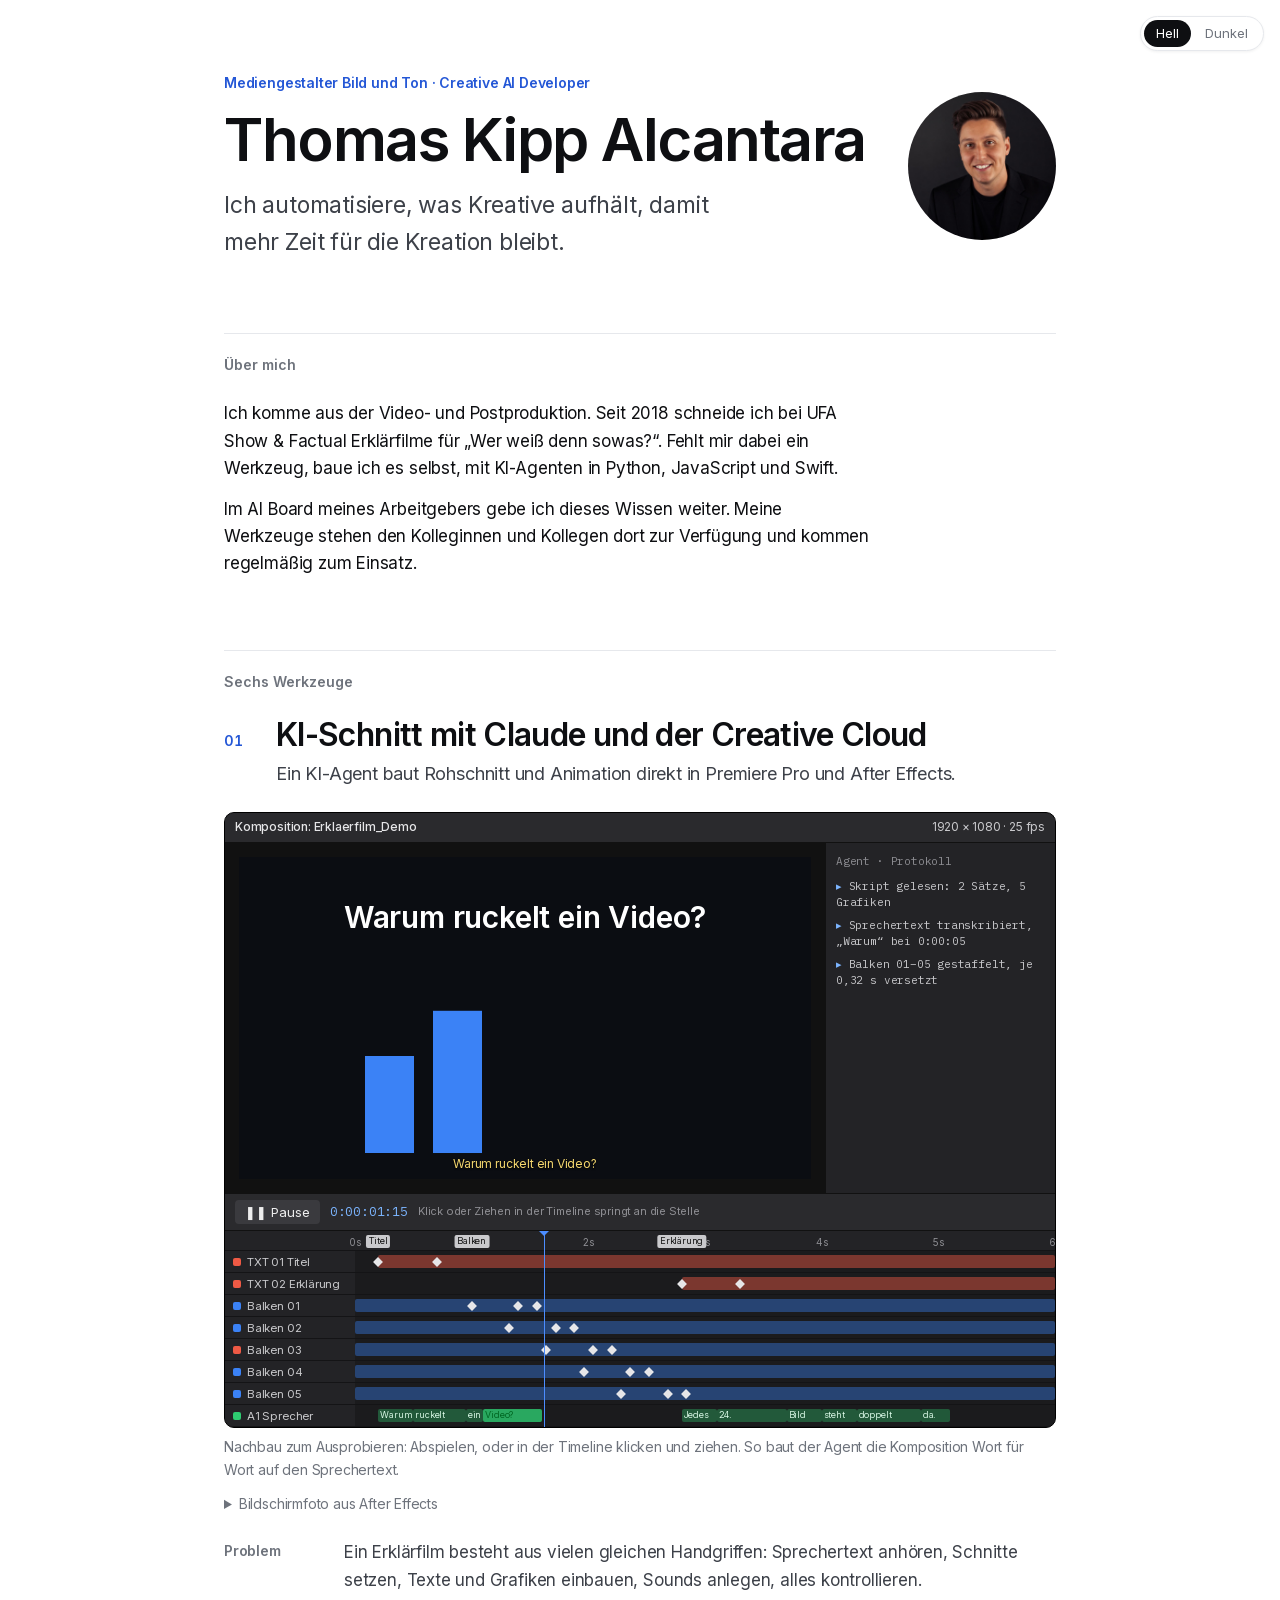
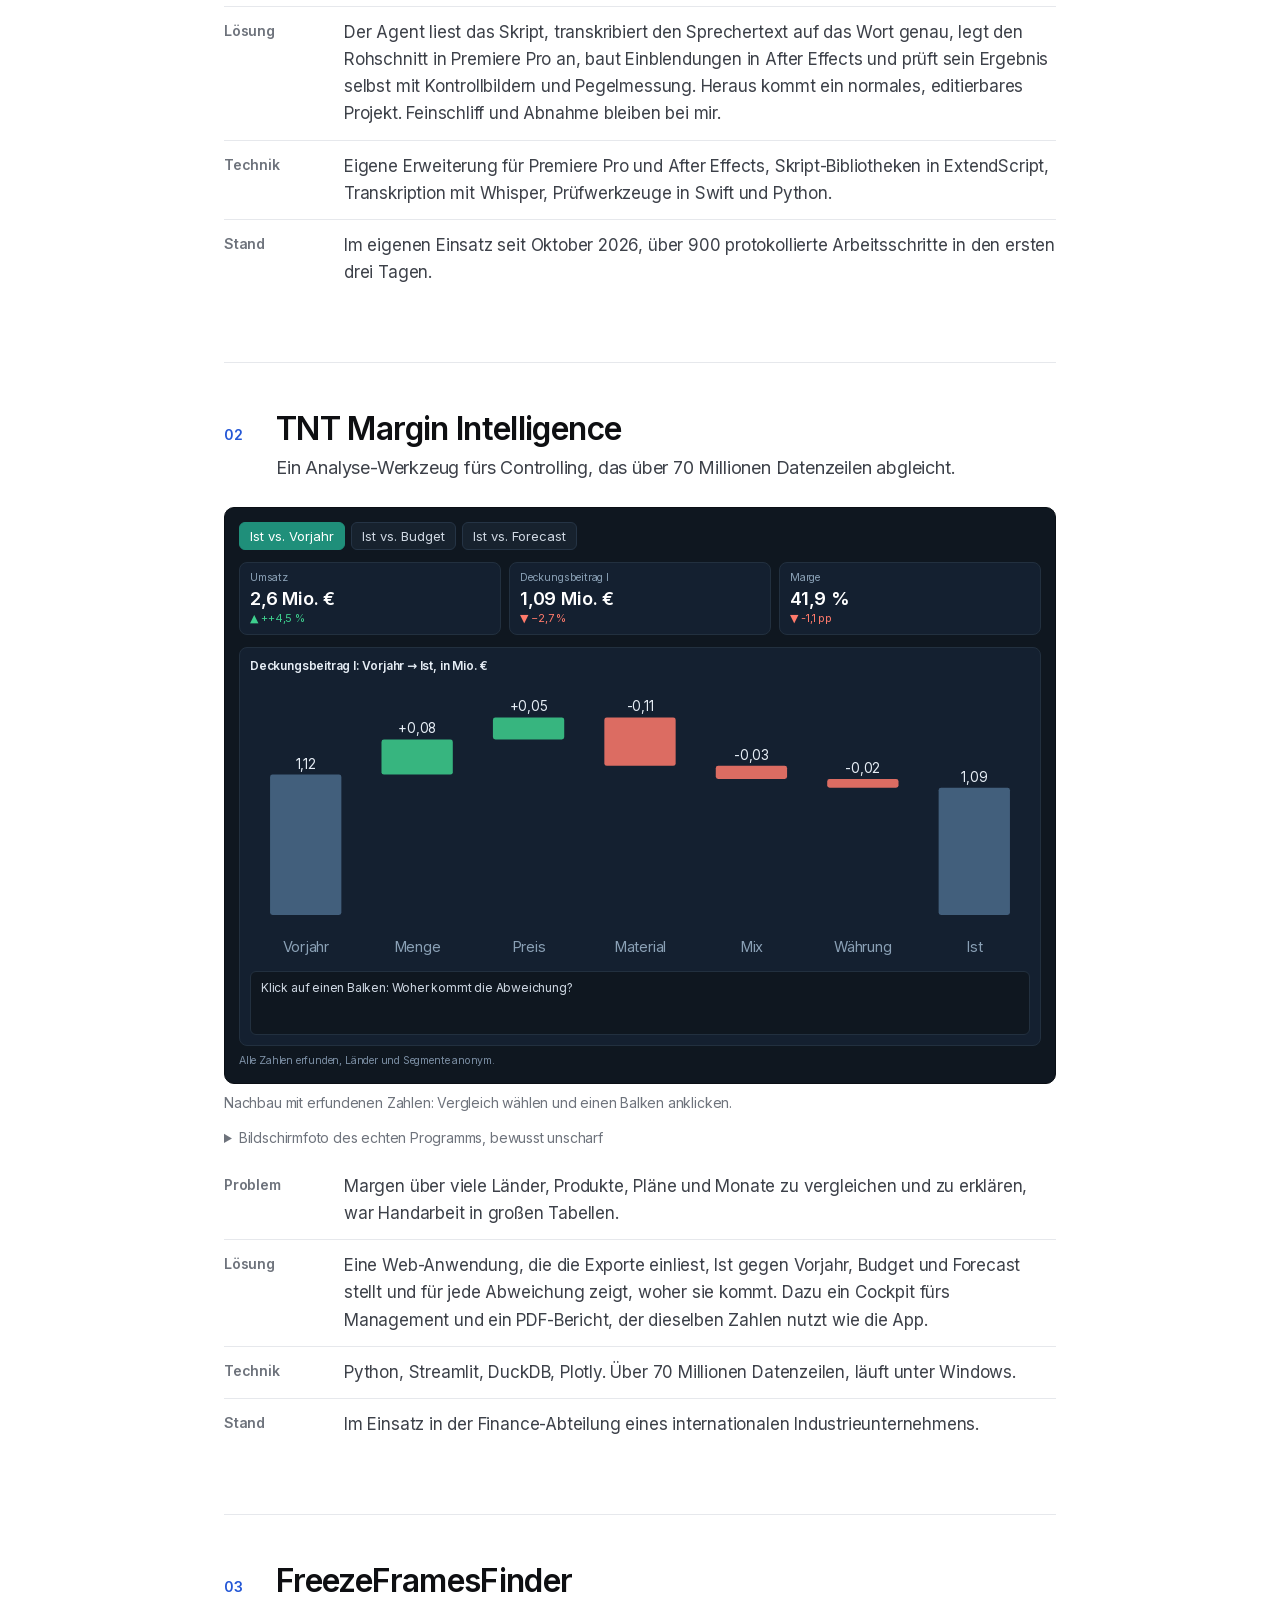
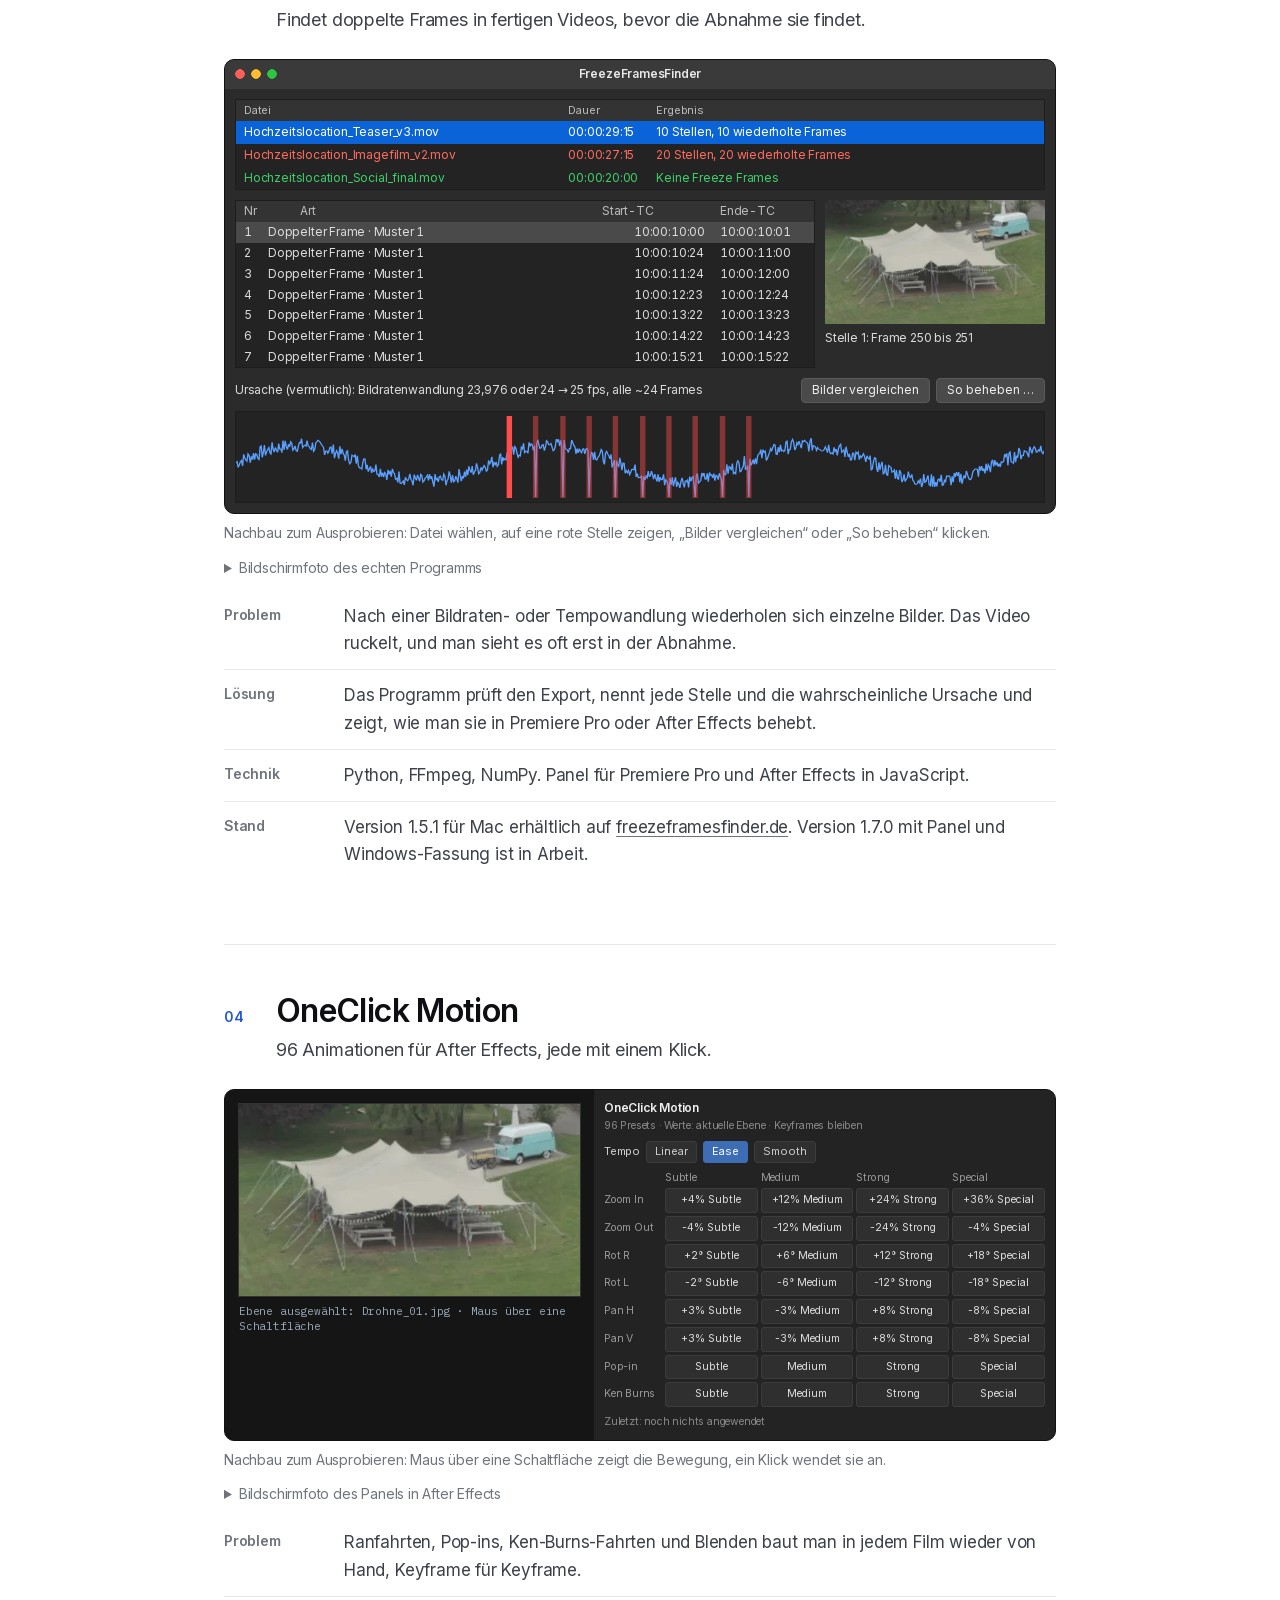
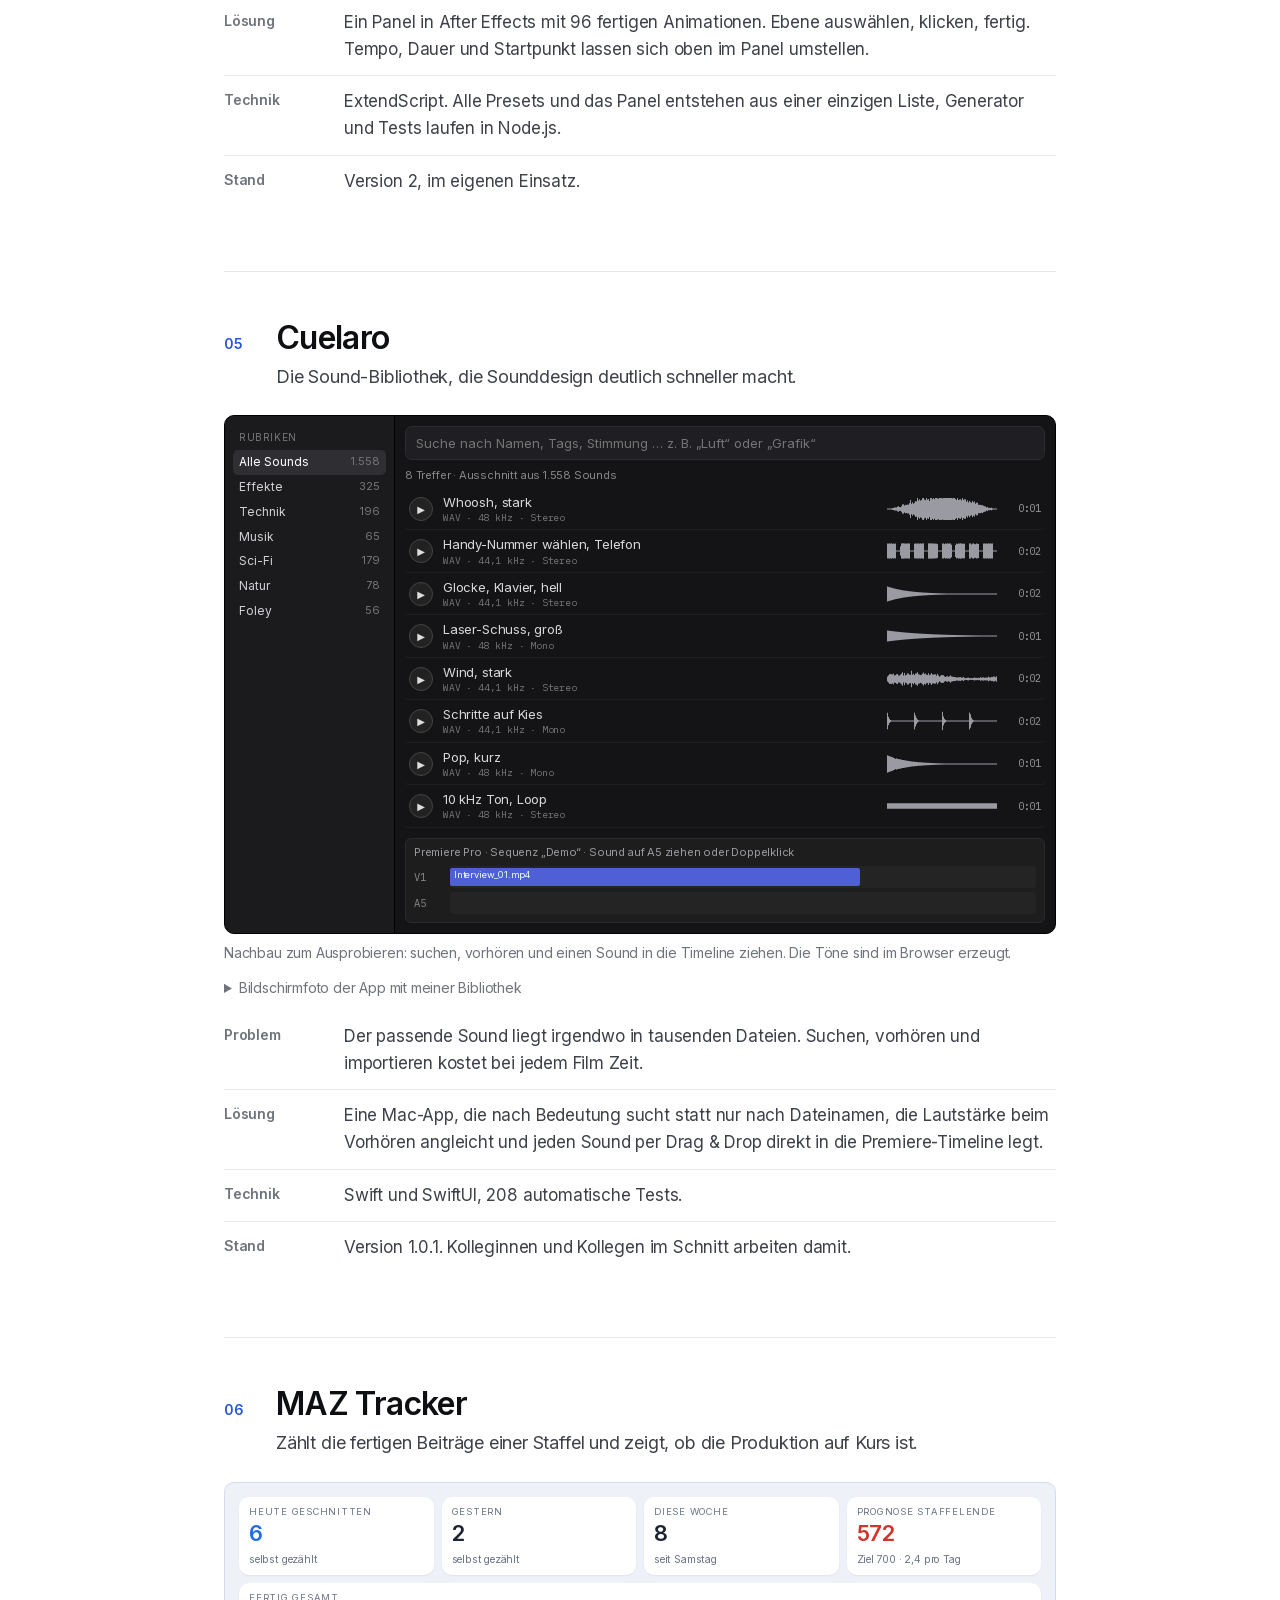
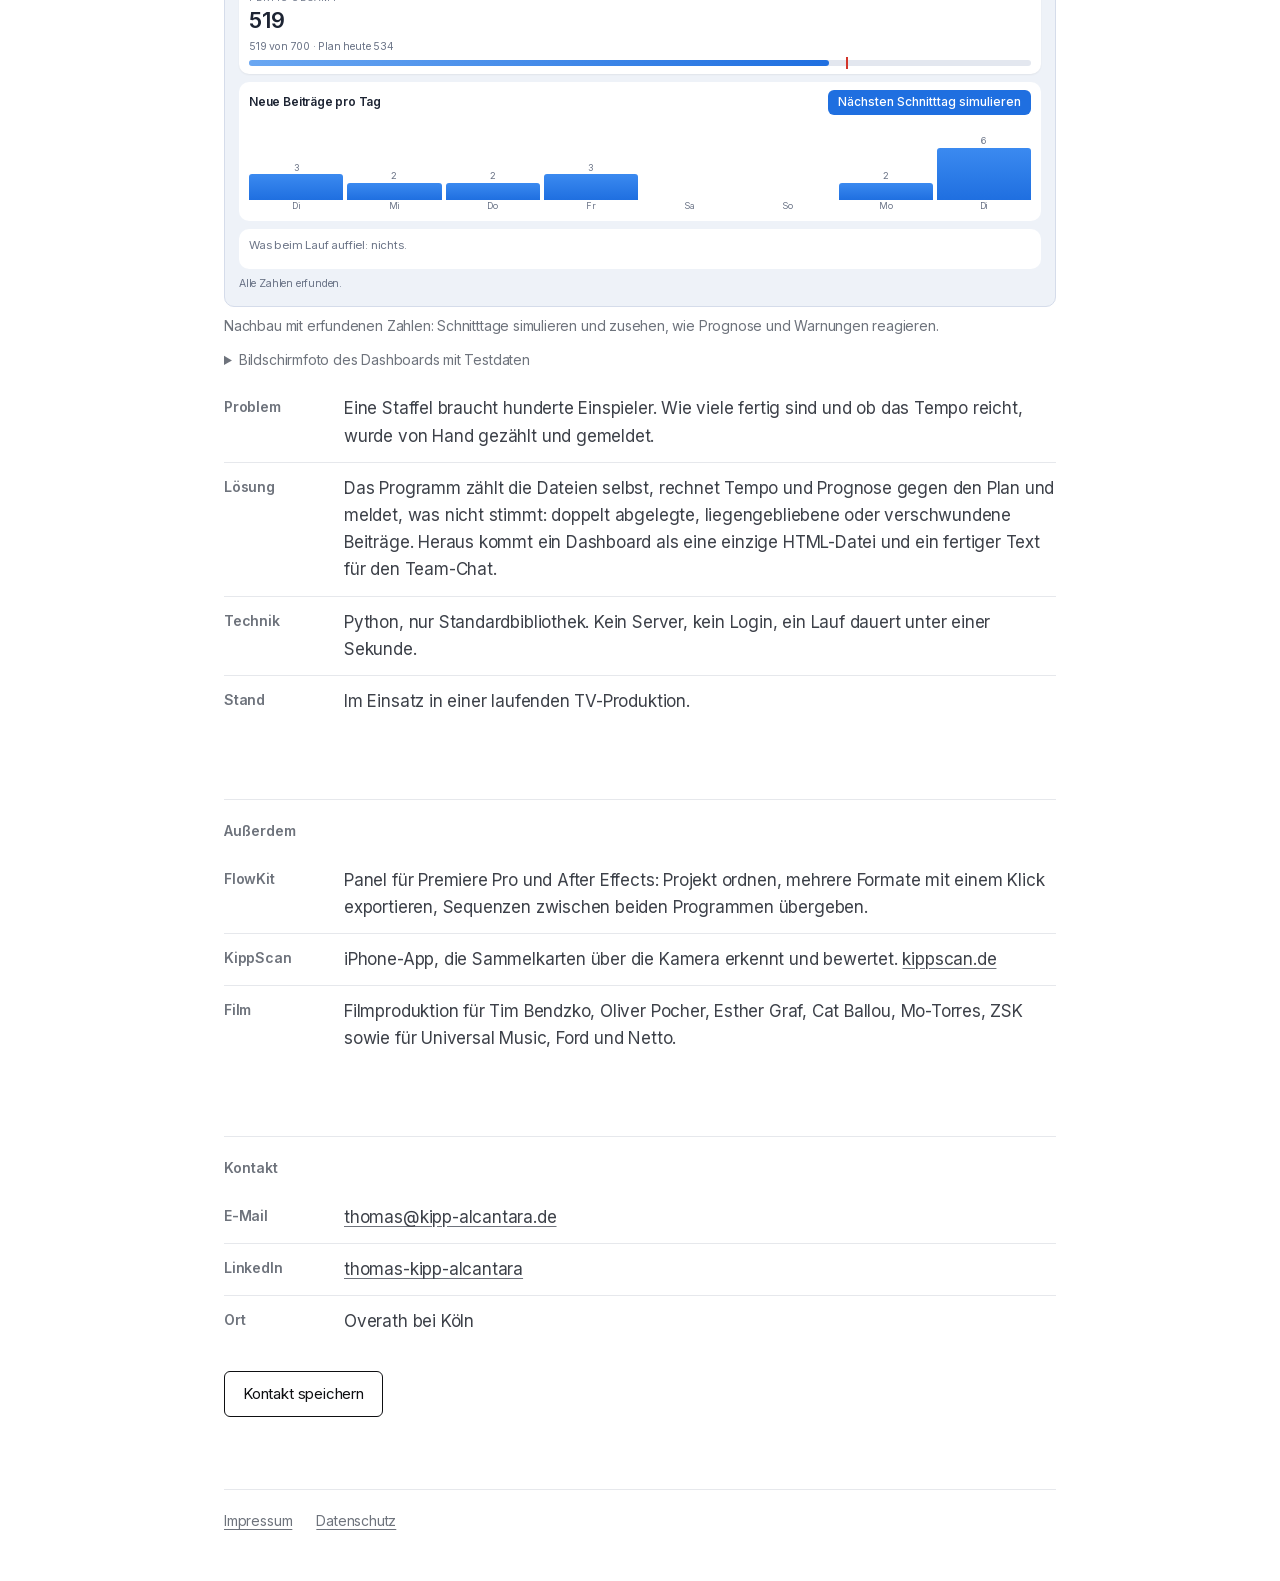
<file: index.html>
<!doctype html>
<html lang="de">
<head>
  <meta charset="utf-8">
  <meta name="viewport" content="width=device-width, initial-scale=1">
  <title>Thomas Kipp Alcantara · Mediengestalter Bild und Ton, Creative AI Developer</title>
  <meta name="description" content="Thomas Kipp Alcantara aus Overath: Mediengestalter Bild und Ton und Creative AI Developer. Eigene Werkzeuge für Schnitt, Animation, Sounddesign und Produktionsplanung.">
  <meta property="og:title" content="Thomas Kipp Alcantara">
  <meta property="og:description" content="Mediengestalter Bild und Ton und Creative AI Developer. Ich automatisiere, was Kreative aufhält, damit mehr Zeit für die Kreation bleibt.">
  <meta property="og:image" content="https://kipp-alcantara.de/img/thomas.jpg">
  <meta property="og:url" content="https://kipp-alcantara.de/">
  <meta property="og:type" content="profile">
  <link rel="icon" href="img/favicon.svg" type="image/svg+xml">
  <link rel="preload" href="fonts/inter.woff2" as="font" type="font/woff2" crossorigin>
  <!-- ?v=… nach jeder Änderung an der CSS-Datei hochzählen, damit Besucher nicht die alte Fassung sehen -->
  <link rel="stylesheet" href="css/style.css?v=14">
  <link rel="stylesheet" href="css/demos.css?v=3">
  <script>try{if(localStorage.getItem("farbe")==="dunkel")document.documentElement.setAttribute("data-theme","dark")}catch(e){}</script>
</head>
<body>
  <div class="farbwahl" role="group" aria-label="Darstellung">
    <button type="button" data-farbe="hell" aria-pressed="true">Hell</button>
    <button type="button" data-farbe="dunkel" aria-pressed="false">Dunkel</button>
  </div>
  <main class="wrap">

    <header class="kopf">
      <div>
        <p class="rolle">Mediengestalter Bild und Ton · Creative AI Developer</p>
        <h1>Thomas Kipp Alcantara</h1>
        <p class="claim">Ich automatisiere, was Kreative aufhält, damit mehr Zeit für die Kreation bleibt.</p>
      </div>
      <img class="foto" src="img/thomas.jpg" width="640" height="640" alt="Porträt von Thomas Kipp Alcantara">
    </header>

    <section aria-labelledby="h-ueber">
      <h2 id="h-ueber">Über mich</h2>
      <!-- ENTWURF von Claude – bitte in deiner eigenen Stimme umschreiben -->
      <div class="text">
        <p>Ich komme aus der Video- und Postproduktion. Seit 2018 schneide ich bei UFA Show &amp; Factual Erklärfilme für „Wer weiß denn sowas?“. Fehlt mir dabei ein Werkzeug, baue ich es selbst, mit KI-Agenten in Python, JavaScript und Swift.</p>
        <p>Im AI Board meines Arbeitgebers gebe ich dieses Wissen weiter. Meine Werkzeuge stehen den Kolleginnen und Kollegen dort zur Verfügung und kommen regelmäßig zum Einsatz.</p>
      </div>
    </section>

    <section aria-labelledby="h-werkzeuge">
      <h2 id="h-werkzeuge">Sechs Werkzeuge</h2>

      <!-- Neues Werkzeug: einen <article> kopieren, Nummer anpassen. Nur Belegbares.
           Videos: sobald eine Aufnahme da ist, das <img> durch
           <video controls preload="none" poster="img/werkzeuge/NAME.jpg" src="video/NAME.mp4"></video> ersetzen. -->

      <article class="werkzeug" id="ki-schnitt">
        <header>
          <span class="nr">01</span>
          <h3>KI-Schnitt mit Claude und der Creative Cloud</h3>
          <p class="kurz">Ein KI-Agent baut Rohschnitt und Animation direkt in Premiere Pro und After Effects.</p>
        </header>
        <!-- Später durch eine Bildschirmaufnahme mit eigenem Material ersetzen (video/ki-schnitt.mp4), kein Sendematerial -->
        <div class="demo" data-demo="ki-schnitt" role="group" aria-label="Interaktiver Nachbau"></div>
        <p class="demo-hinweis">Nachbau zum Ausprobieren: Abspielen, oder in der Timeline klicken und ziehen. So baut der Agent die Komposition Wort für Wort auf den Sprechertext.</p>
        <details class="original"><summary>Bildschirmfoto aus After Effects</summary><img src="img/werkzeuge/ki-schnitt.jpg" width="1372" height="860" loading="lazy" alt="After Effects mit einer Erklärfilm-Komposition und der Timeline voller Keyframes und Marker"></details>
        <dl class="spec">
          <dt>Problem</dt><dd>Ein Erklärfilm besteht aus vielen gleichen Handgriffen: Sprechertext anhören, Schnitte setzen, Texte und Grafiken einbauen, Sounds anlegen, alles kontrollieren.</dd>
          <dt>Lösung</dt><dd>Der Agent liest das Skript, transkribiert den Sprechertext auf das Wort genau, legt den Rohschnitt in Premiere Pro an, baut Einblendungen in After Effects und prüft sein Ergebnis selbst mit Kontrollbildern und Pegelmessung. Heraus kommt ein normales, editierbares Projekt. Feinschliff und Abnahme bleiben bei mir.</dd>
          <dt>Technik</dt><dd>Eigene Erweiterung für Premiere Pro und After Effects, Skript-Bibliotheken in ExtendScript, Transkription mit Whisper, Prüfwerkzeuge in Swift und Python.</dd>
          <dt>Stand</dt><dd>Im eigenen Einsatz seit Oktober 2026, über 900 protokollierte Arbeitsschritte in den ersten drei Tagen.</dd>
        </dl>
      </article>

      <article class="werkzeug" id="tnt">
        <header>
          <span class="nr">02</span>
          <h3>TNT Margin Intelligence</h3>
          <p class="kurz">Ein Analyse-Werkzeug fürs Controlling, das über 70 Millionen Datenzeilen abgleicht.</p>
        </header>
        <div class="demo" data-demo="tnt" role="group" aria-label="Interaktiver Nachbau"></div>
        <p class="demo-hinweis">Nachbau mit erfundenen Zahlen: Vergleich wählen und einen Balken anklicken.</p>
        <details class="original"><summary>Bildschirmfoto des echten Programms, bewusst unscharf</summary><img src="img/werkzeuge/tnt-finance.jpg" width="2000" height="1250" loading="lazy" alt="Unscharfe Ansicht eines Finanz-Dashboards mit Kennzahl-Kacheln, Filtern und einer Tabelle"></details>
        <dl class="spec">
          <dt>Problem</dt><dd>Margen über viele Länder, Produkte, Pläne und Monate zu vergleichen und zu erklären, war Handarbeit in großen Tabellen.</dd>
          <dt>Lösung</dt><dd>Eine Web-Anwendung, die die Exporte einliest, Ist gegen Vorjahr, Budget und Forecast stellt und für jede Abweichung zeigt, woher sie kommt. Dazu ein Cockpit fürs Management und ein PDF-Bericht, der dieselben Zahlen nutzt wie die App.</dd>
          <dt>Technik</dt><dd>Python, Streamlit, DuckDB, Plotly. Über 70 Millionen Datenzeilen, läuft unter Windows.</dd>
          <dt>Stand</dt><dd>Im Einsatz in der Finance-Abteilung eines internationalen Industrieunternehmens.</dd>
        </dl>
      </article>

      <article class="werkzeug" id="freezeframesfinder">
        <header>
          <span class="nr">03</span>
          <h3>FreezeFramesFinder</h3>
          <p class="kurz">Findet doppelte Frames in fertigen Videos, bevor die Abnahme sie findet.</p>
        </header>
        <div class="demo" data-demo="fff" role="group" aria-label="Interaktiver Nachbau"></div>
        <p class="demo-hinweis">Nachbau zum Ausprobieren: Datei wählen, auf eine rote Stelle zeigen, „Bilder vergleichen“ oder „So beheben“ klicken.</p>
        <details class="original"><summary>Bildschirmfoto des echten Programms</summary><img src="img/werkzeuge/freezeframesfinder.webp" width="2160" height="1398" loading="lazy" alt="FreezeFramesFinder zeigt zehn Stellen mit doppelten Frames samt Timecode und vermuteter Ursache"></details>
        <dl class="spec">
          <dt>Problem</dt><dd>Nach einer Bildraten- oder Tempowandlung wiederholen sich einzelne Bilder. Das Video ruckelt, und man sieht es oft erst in der Abnahme.</dd>
          <dt>Lösung</dt><dd>Das Programm prüft den Export, nennt jede Stelle und die wahrscheinliche Ursache und zeigt, wie man sie in Premiere Pro oder After Effects behebt.</dd>
          <dt>Technik</dt><dd>Python, FFmpeg, NumPy. Panel für Premiere Pro und After Effects in JavaScript.</dd>
          <dt>Stand</dt><dd>Version 1.5.1 für Mac erhältlich auf <a href="https://freezeframesfinder.de">freezeframesfinder.de</a>. Version 1.7.0 mit Panel und Windows-Fassung ist in Arbeit.</dd>
        </dl>
      </article>

      <article class="werkzeug" id="oneclick-motion">
        <header>
          <span class="nr">04</span>
          <h3>OneClick Motion</h3>
          <p class="kurz">96 Animationen für After Effects, jede mit einem Klick.</p>
        </header>
        <div class="demo" data-demo="ocm" role="group" aria-label="Interaktiver Nachbau"></div>
        <p class="demo-hinweis">Nachbau zum Ausprobieren: Maus über eine Schaltfläche zeigt die Bewegung, ein Klick wendet sie an.</p>
        <details class="original"><summary>Bildschirmfoto des Panels in After Effects</summary><img src="img/werkzeuge/oneclick-motion.jpg" width="1316" height="1370" loading="lazy" alt="Das Panel OneClick Motion in After Effects mit einer Tabelle aus Kamera-Bewegungen in vier Stärken"></details>
        <dl class="spec">
          <dt>Problem</dt><dd>Ranfahrten, Pop-ins, Ken-Burns-Fahrten und Blenden baut man in jedem Film wieder von Hand, Keyframe für Keyframe.</dd>
          <dt>Lösung</dt><dd>Ein Panel in After Effects mit 96 fertigen Animationen. Ebene auswählen, klicken, fertig. Tempo, Dauer und Startpunkt lassen sich oben im Panel umstellen.</dd>
          <dt>Technik</dt><dd>ExtendScript. Alle Presets und das Panel entstehen aus einer einzigen Liste, Generator und Tests laufen in Node.js.</dd>
          <dt>Stand</dt><dd>Version 2, im eigenen Einsatz.</dd>
        </dl>
      </article>

      <article class="werkzeug" id="cuelaro">
        <header>
          <span class="nr">05</span>
          <h3>Cuelaro</h3>
          <p class="kurz">Die Sound-Bibliothek, die Sounddesign deutlich schneller macht.</p>
        </header>
        <div class="demo" data-demo="cuelaro" role="group" aria-label="Interaktiver Nachbau"></div>
        <p class="demo-hinweis">Nachbau zum Ausprobieren: suchen, vorhören und einen Sound in die Timeline ziehen. Die Töne sind im Browser erzeugt.</p>
        <details class="original"><summary>Bildschirmfoto der App mit meiner Bibliothek</summary><img src="img/werkzeuge/cuelaro.jpg" width="2000" height="1253" loading="lazy" alt="Cuelaro mit einer Bibliothek aus 1.558 Sounds, Rubriken links und Wellenformen in der Liste"></details>
        <dl class="spec">
          <dt>Problem</dt><dd>Der passende Sound liegt irgendwo in tausenden Dateien. Suchen, vorhören und importieren kostet bei jedem Film Zeit.</dd>
          <dt>Lösung</dt><dd>Eine Mac-App, die nach Bedeutung sucht statt nur nach Dateinamen, die Lautstärke beim Vorhören angleicht und jeden Sound per Drag &amp; Drop direkt in die Premiere-Timeline legt.</dd>
          <dt>Technik</dt><dd>Swift und SwiftUI, 208 automatische Tests.</dd>
          <dt>Stand</dt><dd>Version 1.0.1. Kolleginnen und Kollegen im Schnitt arbeiten damit.</dd>
        </dl>
      </article>

      <article class="werkzeug" id="maz-tracker">
        <header>
          <span class="nr">06</span>
          <h3>MAZ Tracker</h3>
          <p class="kurz">Zählt die fertigen Beiträge einer Staffel und zeigt, ob die Produktion auf Kurs ist.</p>
        </header>
        <div class="demo" data-demo="maz" role="group" aria-label="Interaktiver Nachbau"></div>
        <p class="demo-hinweis">Nachbau mit erfundenen Zahlen: Schnitttage simulieren und zusehen, wie Prognose und Warnungen reagieren.</p>
        <details class="original"><summary>Bildschirmfoto des Dashboards mit Testdaten</summary><img src="img/werkzeuge/maz-tracker.jpg" width="1180" height="560" loading="lazy" alt="Dashboard des MAZ Trackers mit Tageszahlen, Gesamtstand und Prognose"></details>
        <dl class="spec">
          <dt>Problem</dt><dd>Eine Staffel braucht hunderte Einspieler. Wie viele fertig sind und ob das Tempo reicht, wurde von Hand gezählt und gemeldet.</dd>
          <dt>Lösung</dt><dd>Das Programm zählt die Dateien selbst, rechnet Tempo und Prognose gegen den Plan und meldet, was nicht stimmt: doppelt abgelegte, liegengebliebene oder verschwundene Beiträge. Heraus kommt ein Dashboard als eine einzige HTML-Datei und ein fertiger Text für den Team-Chat.</dd>
          <dt>Technik</dt><dd>Python, nur Standardbibliothek. Kein Server, kein Login, ein Lauf dauert unter einer Sekunde.</dd>
          <dt>Stand</dt><dd>Im Einsatz in einer laufenden TV-Produktion.</dd>
        </dl>
      </article>
    </section>

    <section aria-labelledby="h-weitere">
      <h2 id="h-weitere">Außerdem</h2>
      <dl class="spec">
        <dt>FlowKit</dt><dd>Panel für Premiere Pro und After Effects: Projekt ordnen, mehrere Formate mit einem Klick exportieren, Sequenzen zwischen beiden Programmen übergeben.</dd>
        <dt>KippScan</dt><dd>iPhone-App, die Sammelkarten über die Kamera erkennt und bewertet. <a href="https://kippscan.de">kippscan.de</a></dd>
        <dt>Film</dt><dd>Filmproduktion für Tim Bendzko, Oliver Pocher, Esther Graf, Cat Ballou, Mo-Torres, ZSK sowie für Universal Music, Ford und Netto.</dd>
      </dl>
    </section>

    <section aria-labelledby="h-kontakt" id="kontakt">
      <h2 id="h-kontakt">Kontakt</h2>
      <dl class="spec">
        <dt>E-Mail</dt><dd><a href="mailto:thomas@kipp-alcantara.de">thomas@kipp-alcantara.de</a></dd>
        <dt>LinkedIn</dt><dd><a href="https://www.linkedin.com/in/thomas-kipp-alcantara/" rel="me">thomas-kipp-alcantara</a></dd>
        <dt>Ort</dt><dd>Overath bei Köln</dd>
      </dl>
      <a class="btn" href="kontakt.vcf" download="Thomas Kipp Alcantara.vcf">Kontakt speichern</a>
    </section>

    <footer class="fuss">
      <a href="impressum.html">Impressum</a>
      <a href="datenschutz.html">Datenschutz</a>
    </footer>

  </main>
  <script src="js/demos.js?v=2" defer></script>
  <script src="js/farbe.js?v=1" defer></script>
</body>
</html>
</file>
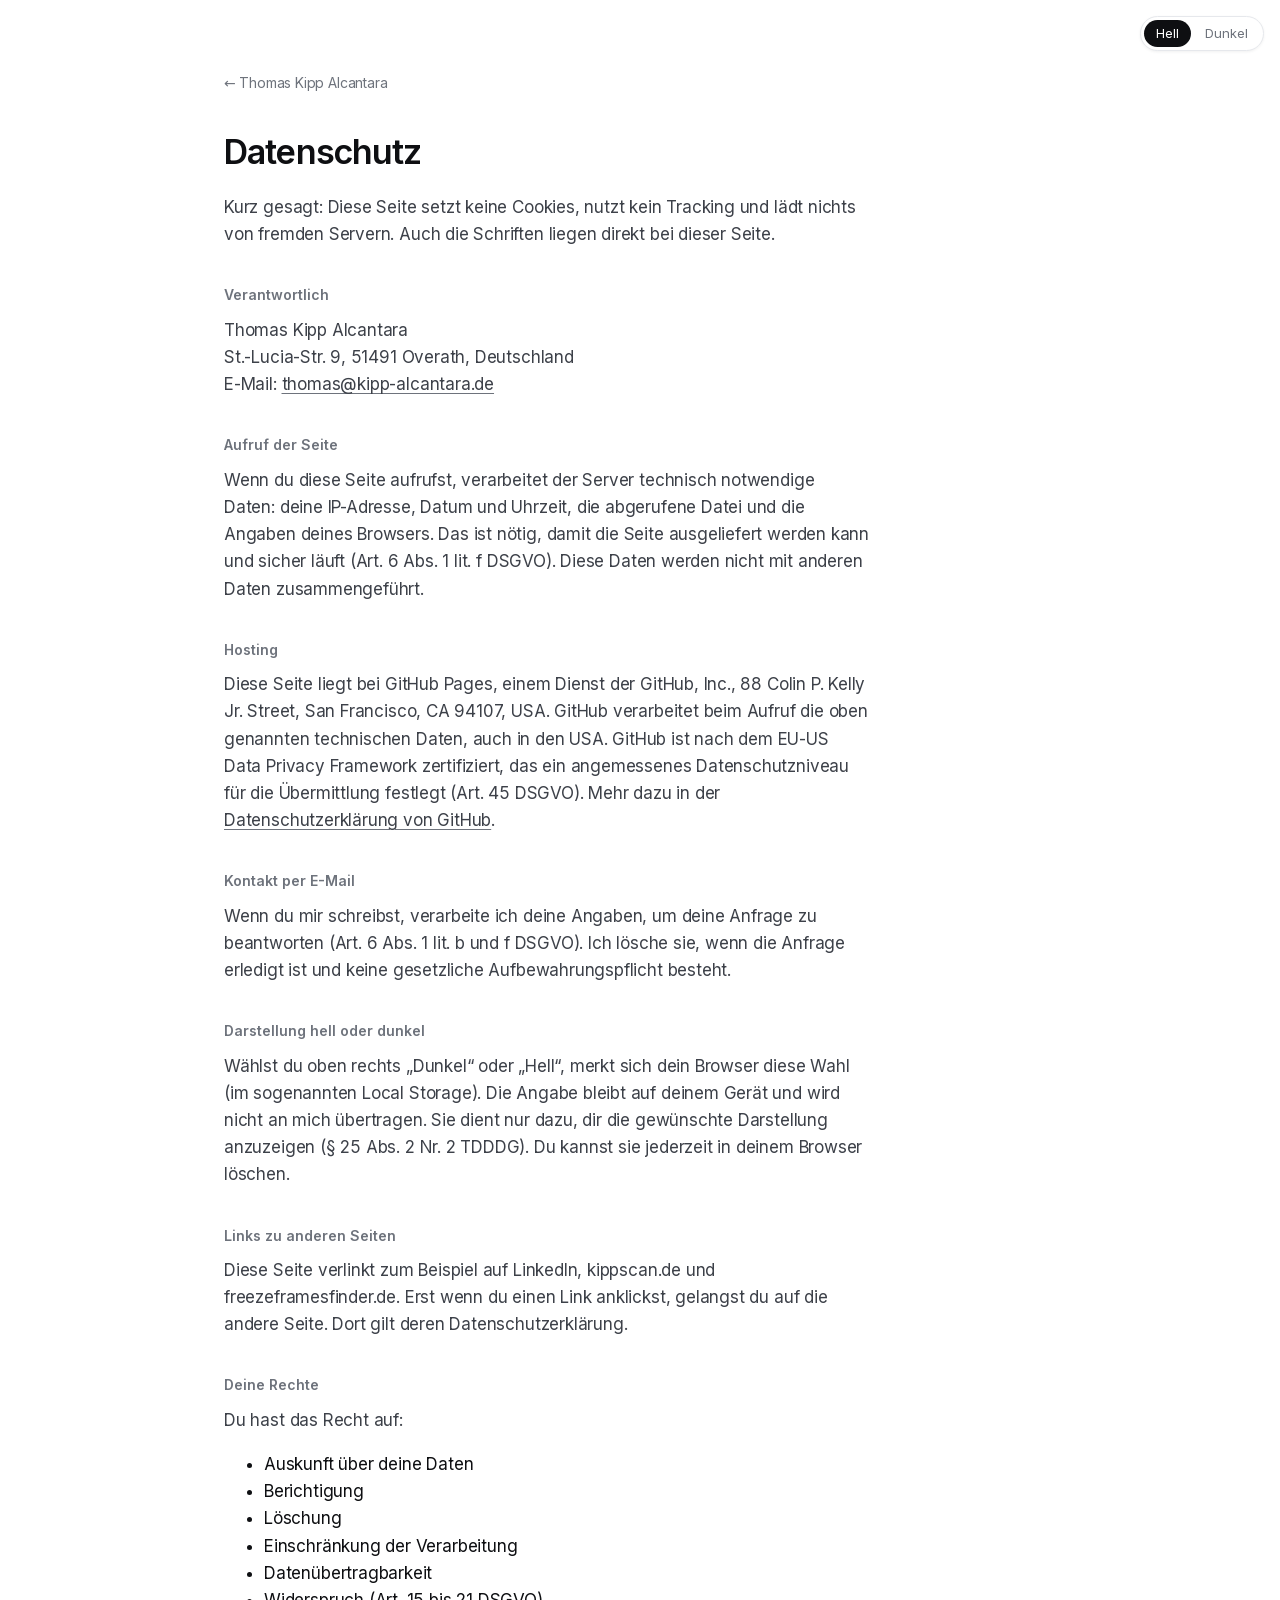
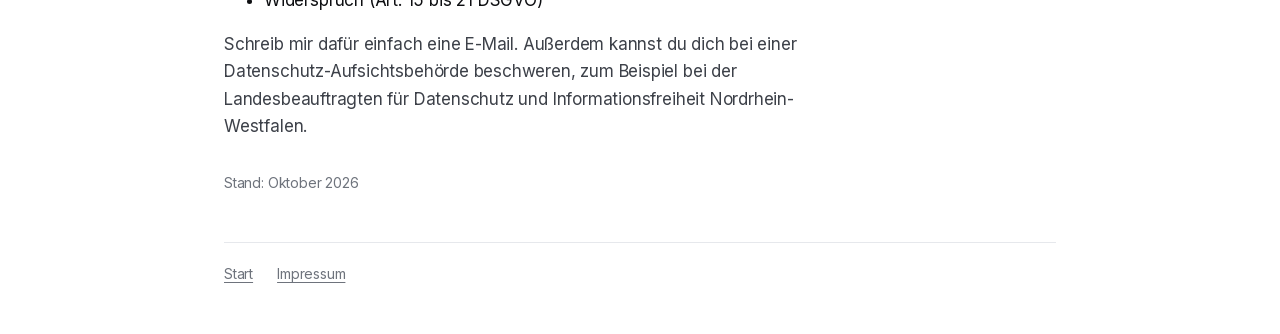
<file: datenschutz.html>
<!doctype html>
<html lang="de">
<head>
  <meta charset="utf-8">
  <meta name="viewport" content="width=device-width, initial-scale=1">
  <title>Datenschutz · Thomas Kipp Alcantara</title>
  <meta name="robots" content="noindex">
  <link rel="icon" href="img/favicon.svg" type="image/svg+xml">
  <link rel="stylesheet" href="css/style.css?v=14">
  <script>try{if(localStorage.getItem("farbe")==="dunkel")document.documentElement.setAttribute("data-theme","dark")}catch(e){}</script>
</head>
<body>
  <div class="farbwahl" role="group" aria-label="Darstellung">
    <button type="button" data-farbe="hell" aria-pressed="true">Hell</button>
    <button type="button" data-farbe="dunkel" aria-pressed="false">Dunkel</button>
  </div>
  <main class="wrap recht">
    <header class="top">
      <a class="zurueck" href="index.html">← Thomas Kipp Alcantara</a>
    </header>

    <h1>Datenschutz</h1>

    <p>Kurz gesagt: Diese Seite setzt keine Cookies, nutzt kein Tracking und lädt nichts von fremden Servern. Auch die Schriften liegen direkt bei dieser Seite.</p>

    <h2>Verantwortlich</h2>
    <p>
      Thomas Kipp Alcantara<br>
      St.-Lucia-Str. 9, 51491 Overath, Deutschland<br>
      E-Mail: <a href="mailto:thomas@kipp-alcantara.de">thomas@kipp-alcantara.de</a>
    </p>

    <h2>Aufruf der Seite</h2>
    <p>Wenn du diese Seite aufrufst, verarbeitet der Server technisch notwendige Daten: deine IP-Adresse, Datum und Uhrzeit, die abgerufene Datei und die Angaben deines Browsers. Das ist nötig, damit die Seite ausgeliefert werden kann und sicher läuft (Art. 6 Abs. 1 lit. f DSGVO). Diese Daten werden nicht mit anderen Daten zusammengeführt.</p>

    <h2>Hosting</h2>
    <p>Diese Seite liegt bei GitHub Pages, einem Dienst der GitHub, Inc., 88 Colin P. Kelly Jr. Street, San Francisco, CA 94107, USA. GitHub verarbeitet beim Aufruf die oben genannten technischen Daten, auch in den USA. GitHub ist nach dem EU-US Data Privacy Framework zertifiziert, das ein angemessenes Datenschutzniveau für die Übermittlung festlegt (Art. 45 DSGVO). Mehr dazu in der <a href="https://docs.github.com/de/site-policy/privacy-policies/github-general-privacy-statement">Datenschutzerklärung von GitHub</a>.</p>

    <h2>Kontakt per E-Mail</h2>
    <p>Wenn du mir schreibst, verarbeite ich deine Angaben, um deine Anfrage zu beantworten (Art. 6 Abs. 1 lit. b und f DSGVO). Ich lösche sie, wenn die Anfrage erledigt ist und keine gesetzliche Aufbewahrungspflicht besteht.</p>

    <h2>Darstellung hell oder dunkel</h2>
    <p>Wählst du oben rechts „Dunkel“ oder „Hell“, merkt sich dein Browser diese Wahl (im sogenannten Local Storage). Die Angabe bleibt auf deinem Gerät und wird nicht an mich übertragen. Sie dient nur dazu, dir die gewünschte Darstellung anzuzeigen (§ 25 Abs. 2 Nr. 2 TDDDG). Du kannst sie jederzeit in deinem Browser löschen.</p>

    <h2>Links zu anderen Seiten</h2>
    <p>Diese Seite verlinkt zum Beispiel auf LinkedIn, kippscan.de und freezeframesfinder.de. Erst wenn du einen Link anklickst, gelangst du auf die andere Seite. Dort gilt deren Datenschutzerklärung.</p>

    <h2>Deine Rechte</h2>
    <p>Du hast das Recht auf:</p>
    <ul>
      <li>Auskunft über deine Daten</li>
      <li>Berichtigung</li>
      <li>Löschung</li>
      <li>Einschränkung der Verarbeitung</li>
      <li>Datenübertragbarkeit</li>
      <li>Widerspruch (Art. 15 bis 21 DSGVO)</li>
    </ul>
    <p>Schreib mir dafür einfach eine E-Mail. Außerdem kannst du dich bei einer Datenschutz-Aufsichtsbehörde beschweren, zum Beispiel bei der Landesbeauftragten für Datenschutz und Informationsfreiheit Nordrhein-Westfalen.</p>

    <p style="margin-top: 32px; color: var(--grau); font-size: 14px;">Stand: Oktober 2026</p>

    <footer class="fuss" style="margin-top: 48px;">
      <a href="index.html">Start</a>
      <a href="impressum.html">Impressum</a>
    </footer>
  </main>
  <script src="js/farbe.js?v=1" defer></script>
</body>
</html>
</file>
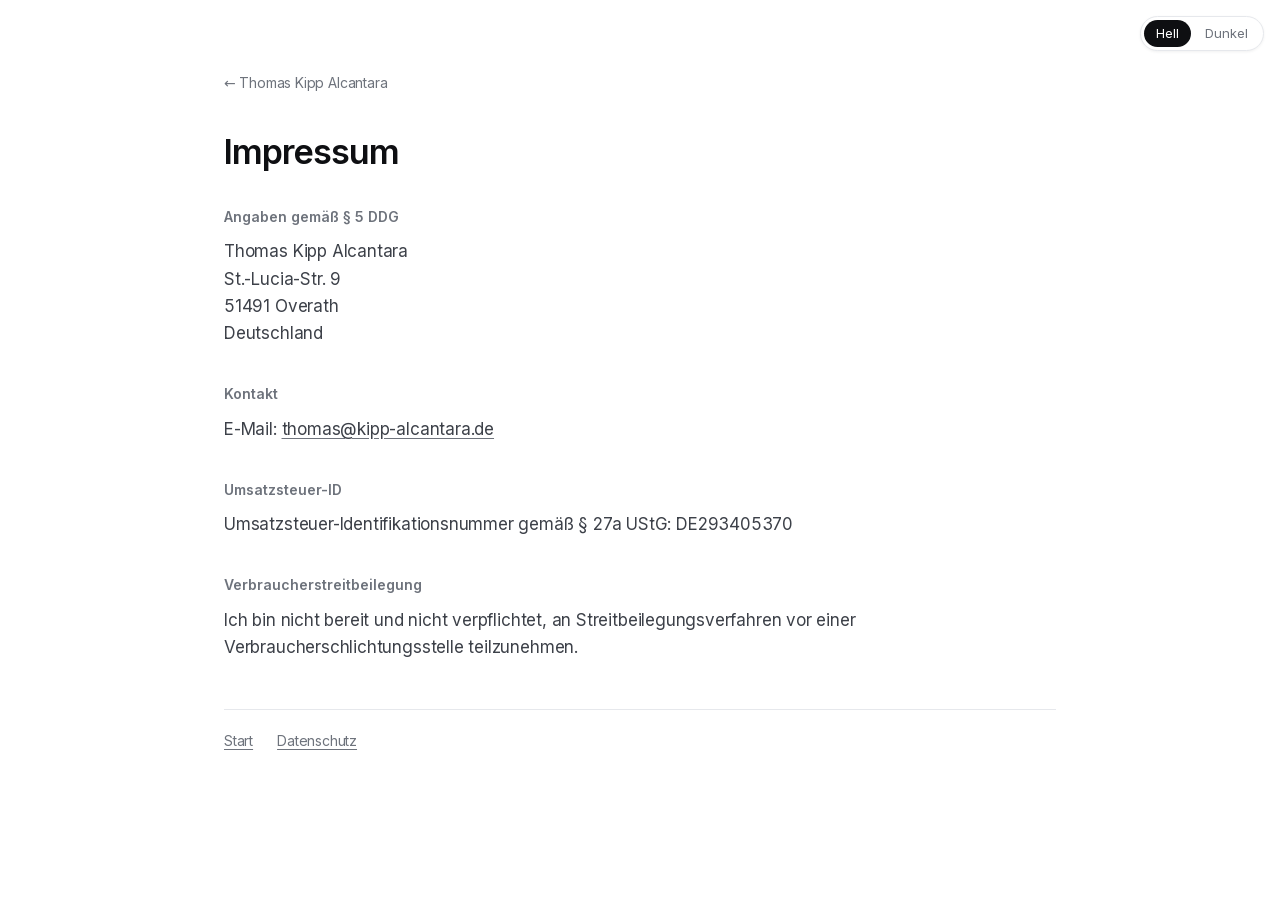
<file: impressum.html>
<!doctype html>
<html lang="de">
<head>
  <meta charset="utf-8">
  <meta name="viewport" content="width=device-width, initial-scale=1">
  <title>Impressum · Thomas Kipp Alcantara</title>
  <meta name="robots" content="noindex">
  <link rel="icon" href="img/favicon.svg" type="image/svg+xml">
  <link rel="stylesheet" href="css/style.css?v=14">
  <script>try{if(localStorage.getItem("farbe")==="dunkel")document.documentElement.setAttribute("data-theme","dark")}catch(e){}</script>
</head>
<body>
  <div class="farbwahl" role="group" aria-label="Darstellung">
    <button type="button" data-farbe="hell" aria-pressed="true">Hell</button>
    <button type="button" data-farbe="dunkel" aria-pressed="false">Dunkel</button>
  </div>
  <main class="wrap recht">
    <header class="top">
      <a class="zurueck" href="index.html">← Thomas Kipp Alcantara</a>
    </header>

    <h1>Impressum</h1>

    <h2>Angaben gemäß § 5 DDG</h2>
    <p>
      Thomas Kipp Alcantara<br>
      St.-Lucia-Str. 9<br>
      51491 Overath<br>
      Deutschland
    </p>

    <h2>Kontakt</h2>
    <p>E-Mail: <a href="mailto:thomas@kipp-alcantara.de">thomas@kipp-alcantara.de</a></p>

    <h2>Umsatzsteuer-ID</h2>
    <p>Umsatzsteuer-Identifikationsnummer gemäß § 27a UStG: DE293405370</p>

    <h2>Verbraucherstreitbeilegung</h2>
    <p>Ich bin nicht bereit und nicht verpflichtet, an Streitbeilegungsverfahren vor einer Verbraucherschlichtungsstelle teilzunehmen.</p>

    <footer class="fuss" style="margin-top: 48px;">
      <a href="index.html">Start</a>
      <a href="datenschutz.html">Datenschutz</a>
    </footer>
  </main>
  <script src="js/farbe.js?v=1" defer></script>
</body>
</html>
</file>
<file: css/style.css>
/* Thomas Kipp Alcantara – schlichte Seite: eine Schrift, viel Weiß, die Werkzeuge stehen im Mittelpunkt.
   Schriften liegen selbst auf dem Server (DSGVO), nichts wird von fremden Servern geladen. */

@font-face { font-family: "Inter"; font-style: normal; font-weight: 400 600; font-display: swap; src: url("../fonts/inter.woff2") format("woff2"); }
@font-face { font-family: "IBM Plex Mono"; font-style: normal; font-weight: 400; font-display: swap; src: url("../fonts/ibm-plex-mono-400.woff2") format("woff2"); }

:root {
  --grund: #ffffff;
  --text: #0e0f12;
  --text-2: #3d4149;
  --grau: #6e737c;
  --linie: #e6e8ec;
  --flaeche: #f5f6f8;
  --akzent: #2457d6;
  --schrift: -apple-system, BlinkMacSystemFont, "SF Pro Text", "SF Pro Display", "Inter", system-ui, "Segoe UI", Roboto, sans-serif;
  --anzeige: -apple-system, BlinkMacSystemFont, "SF Pro Display", "Inter", system-ui, "Segoe UI", Roboto, sans-serif;
  --mono: "IBM Plex Mono", ui-monospace, Menlo, monospace;
  color-scheme: light;
}

/* Dunkel nur, wenn der Besucher es oben rechts auswählt. Standard ist hell. */
:root[data-theme="dark"] {
  --grund: #0e0f12;
  --text: #f1f2f4;
  --text-2: #c3c7cf;
  --grau: #8b919b;
  --linie: #262a31;
  --flaeche: #171a1f;
  --akzent: #7aa2ff;
  color-scheme: dark;
}

* { box-sizing: border-box; }

html { -webkit-text-size-adjust: 100%; }

body {
  margin: 0;
  transition: background-color .2s, color .2s;
  background: var(--grund);
  color: var(--text);
  font-family: var(--schrift);
  font-size: 17px;
  line-height: 1.6;
  -webkit-font-smoothing: antialiased;
  -moz-osx-font-smoothing: grayscale;
  letter-spacing: -0.011em;
}

.wrap {
  max-width: 880px;
  margin: 0 auto;
  padding: 72px 24px 48px;
}

a { color: inherit; text-decoration-color: var(--grau); text-underline-offset: 3px; }
a:hover { text-decoration-color: currentColor; color: var(--akzent); }

h1, h2, h3, p, dl, dd, figure { margin: 0; }

/* Kopf */
.kopf {
  display: flex;
  align-items: center;
  justify-content: space-between;
  gap: 32px;
}
.rolle {
  font-size: 14px;
  font-weight: 600;
  color: var(--akzent);
  margin-bottom: 14px;
}
h1 {
  font-family: var(--anzeige);
  font-size: clamp(36px, 6.4vw, 60px);
  line-height: 1.05;
  font-weight: 700;
  letter-spacing: -0.025em;
}
.claim {
  margin-top: 16px;
  font-size: clamp(19px, 2.6vw, 23px);
  color: var(--text-2);
  max-width: 22em;
}
.foto {
  width: 148px;
  height: 148px;
  flex: none;
  border-radius: 50%;
  object-fit: cover;
}

/* Abschnitte */
section {
  margin-top: 72px;
  padding-top: 20px;
  border-top: 1px solid var(--linie);
}
h2 {
  font-size: 14px;
  font-weight: 600;
  letter-spacing: 0;
  color: var(--grau);
  margin-bottom: 24px;
}
.text p { max-width: 38em; }
.text p + p { margin-top: 14px; }

/* Werkzeuge */
.werkzeug + .werkzeug {
  margin-top: 64px;
  padding-top: 48px;
  border-top: 1px solid var(--linie);
}
.werkzeug header {
  display: grid;
  grid-template-columns: 44px 1fr;
  column-gap: 8px;
  align-items: baseline;
}
.nr {
  font-size: 14px;
  font-weight: 600;
  font-variant-numeric: tabular-nums;
  color: var(--akzent);
}
h3 {
  font-family: var(--anzeige);
  font-size: clamp(24px, 3.6vw, 32px);
  line-height: 1.15;
  font-weight: 700;
  letter-spacing: -0.02em;
}
.kurz {
  grid-column: 2;
  margin-top: 6px;
  color: var(--text-2);
  font-size: 18px;
}
figure { margin-top: 24px; }
figure img, figure video {
  display: block;
  width: 100%;
  height: auto;
  border: 1px solid var(--linie);
  border-radius: 8px;
  background: var(--flaeche);
}
figure.schmal img { max-width: 520px; }
figcaption {
  margin-top: 8px;
  font-size: 14px;
  color: var(--grau);
}

/* Zeilen: Begriff links, Inhalt rechts */
.spec {
  display: grid;
  grid-template-columns: 120px 1fr;
  margin-top: 24px;
}
section > .spec { margin-top: 0; }
.spec dt, .spec dd {
  padding: 12px 0;
  border-top: 1px solid var(--linie);
}
.spec dt:first-of-type, .spec dt:first-of-type + dd { border-top: 0; padding-top: 0; }
.spec dt {
  font-size: 14px;
  font-weight: 600;
  line-height: 1.75;
  color: var(--grau);
}
.spec dd { color: var(--text-2); }

.btn {
  display: inline-block;
  margin-top: 24px;
  padding: 10px 18px;
  border: 1px solid var(--text);
  border-radius: 6px;
  font-size: 15px;
  text-decoration: none;
}
.btn:hover { background: var(--text); color: var(--grund); }

.fuss {
  margin-top: 72px;
  padding-top: 20px;
  border-top: 1px solid var(--linie);
  display: flex;
  gap: 24px;
  font-size: 14px;
  color: var(--grau);
}

/* Impressum und Datenschutz */
.top { font-size: 14px; color: var(--grau); margin-bottom: 40px; }
.zurueck { text-decoration: none; }
.recht h1 { font-size: 34px; margin-bottom: 24px; }
.recht h2 { margin: 36px 0 10px; }
.recht p { max-width: 38em; color: var(--text-2); }
.recht p + p { margin-top: 12px; }

@media (max-width: 640px) {
  body { font-size: 16px; }
  .wrap { padding: 40px 16px 32px; }
  .kopf { flex-direction: column-reverse; align-items: flex-start; gap: 24px; }
  .foto { width: 96px; height: 96px; }
  section { margin-top: 56px; }
  .werkzeug header { grid-template-columns: 1fr; }
  .kurz { grid-column: 1; }
  .spec { grid-template-columns: 1fr; }
  .spec dt { padding-bottom: 0; line-height: 1.6; }
  .spec dd { border-top: 0; padding-top: 2px; }
  .spec dt:first-of-type + dd { padding-top: 2px; }
}

/* Schalter hell / dunkel */
.farbwahl {
  position: fixed;
  top: 16px;
  right: 16px;
  z-index: 10;
  display: flex;
  padding: 3px;
  gap: 2px;
  background: var(--grund);
  border: 1px solid var(--linie);
  border-radius: 999px;
  box-shadow: 0 1px 3px rgba(0, 0, 0, .06);
}
.farbwahl button {
  border: 0;
  background: none;
  color: var(--grau);
  font: 13px/1 var(--schrift);
  padding: 7px 12px;
  border-radius: 999px;
  cursor: pointer;
}
.farbwahl button[aria-pressed="true"] { background: var(--text); color: var(--grund); }
.farbwahl button:focus-visible { outline: 2px solid var(--akzent); outline-offset: 1px; }
@media (max-width: 640px) {
  .farbwahl { top: 10px; right: 10px; }
  .farbwahl button { padding: 6px 10px; font-size: 12px; }
}
</file>
<file: css/demos.css>
/* Interaktive Nachbauten der Werkzeuge. Jede Demo ahmt die Oberfläche des echten Programms nach
   und ist deshalb unabhängig vom hellen oder dunklen Modus der Seite gestaltet. */

.demo {
  margin-top: 24px;
  border-radius: 10px;
  overflow: hidden;
  font-family: var(--schrift);
  font-size: 13px;
  line-height: 1.4;
  user-select: none;
  -webkit-user-select: none;
}
.demo button { font: inherit; cursor: pointer; }
.demo-hinweis { margin-top: 8px; font-size: 14px; color: var(--grau); }
.original { margin-top: 12px; font-size: 14px; color: var(--grau); }
.original summary { cursor: pointer; }
.original img { margin-top: 12px; display: block; width: 100%; height: auto; border: 1px solid var(--linie); border-radius: 8px; }

@media (prefers-reduced-motion: reduce) {
  .demo * { transition: none !important; animation: none !important; }
}

/* ---------- 01 KI-Schnitt: After Effects ---------- */
.d-ae { background: #1d1d1f; color: #c9c9cc; border: 1px solid #000; }
.d-ae .kopf { display: flex; align-items: center; gap: 10px; padding: 6px 10px; background: #2a2a2d; border-bottom: 1px solid #111; font-size: 12px; }
.d-ae .kopf b { color: #e6e6e8; font-weight: 500; }
.d-ae .oben { display: grid; grid-template-columns: 1fr 230px; }
.d-ae .viewer { position: relative; background: #111; padding: 14px; display: flex; align-items: center; justify-content: center; }
.d-ae .bild { position: relative; width: 100%; aspect-ratio: 16 / 9; background: #0b0d12; overflow: hidden; }
.d-ae .titel { position: absolute; left: 0; right: 0; top: 12%; text-align: center; color: #fff; font-weight: 700; font-size: clamp(14px, 3.4vw, 30px); opacity: 0; }
.d-ae .unter { position: absolute; left: 0; right: 0; top: 27%; text-align: center; color: #fff; font-weight: 600; font-size: clamp(9px, 1.7vw, 15px); opacity: 0; }
.d-ae .balken { position: absolute; left: 22%; right: 22%; bottom: 8%; height: 52%; display: flex; align-items: flex-end; gap: 6%; }
.d-ae .balken i { flex: 1; background: #3b82f6; transform-origin: bottom; transform: scaleY(0); }
.d-ae .balken i.rot { background: #ef5a45; }
.d-ae .untertitel { position: absolute; left: 0; right: 0; bottom: 2%; text-align: center; font-size: clamp(8px, 1.3vw, 12px); color: #f5d76e; text-shadow: 0 1px 2px #000; }
.d-ae .log { background: #232326; border-left: 1px solid #111; padding: 10px; font-family: var(--mono); font-size: 11px; line-height: 1.5; overflow: hidden; }
.d-ae .log p { margin: 0 0 6px; opacity: 0; transform: translateY(4px); transition: opacity .3s, transform .3s; }
.d-ae .log p.an { opacity: 1; transform: none; }
.d-ae .log p::before { content: "▸ "; color: #7cb5ff; }
.d-ae .log .kopfzeile { color: #8e8e93; margin-bottom: 8px; opacity: 1; transform: none; }
.d-ae .log .kopfzeile::before { content: ""; }
.d-ae .steuer { display: flex; align-items: center; gap: 10px; padding: 6px 10px; background: #2a2a2d; border-top: 1px solid #111; border-bottom: 1px solid #111; }
.d-ae .steuer button { background: #3a3a3e; color: #eee; border: 0; border-radius: 4px; padding: 3px 10px; }
.d-ae .steuer button:hover { background: #4a4a50; }
.d-ae .tc { font-family: var(--mono); color: #7cb5ff; font-size: 13px; }
.d-ae .timeline { display: grid; grid-template-columns: 130px 1fr; }
.d-ae .namen div, .d-ae .spuren .zeile { height: 22px; border-bottom: 1px solid #141416; }
.d-ae .namen div { padding: 0 8px; display: flex; align-items: center; gap: 6px; font-size: 11.5px; white-space: nowrap; overflow: hidden; background: #232326; }
.d-ae .namen div::before { content: ""; width: 8px; height: 8px; border-radius: 2px; background: var(--f, #ef5a45); flex: none; }
.d-ae .spuren { position: relative; cursor: ew-resize; background: #1b1b1d; }
.d-ae .lineal { height: 20px; position: relative; border-bottom: 1px solid #141416; background: #232326; font-size: 10px; color: #8e8e93; }
.d-ae .lineal span { position: absolute; top: 4px; transform: translateX(-50%); }
.d-ae .namen .lineal-platz { height: 20px; background: #232326; }
.d-ae .namen .lineal-platz::before { display: none; }
.d-ae .zeile { position: relative; }
.d-ae .ebene { position: absolute; top: 4px; bottom: 4px; background: rgba(239, 90, 69, .45); border-radius: 2px; }
.d-ae .ebene.text { background: rgba(239, 90, 69, .45); }
.d-ae .ebene.form { background: rgba(59, 130, 246, .4); }
.d-ae .key { position: absolute; top: 50%; width: 7px; height: 7px; background: #e6e6e8; transform: translate(-50%, -50%) rotate(45deg); }
.d-ae .wort { position: absolute; top: 4px; bottom: 4px; background: rgba(46, 204, 113, .35); border-radius: 2px; font-size: 9px; color: #d6f5e3; padding-left: 2px; overflow: hidden; white-space: nowrap; transition: background .15s; }
.d-ae .wort.an { background: rgba(46, 204, 113, .8); color: #062; }
.d-ae .marker { position: absolute; top: 2px; font-size: 9px; color: #111; background: #c9c9cc; padding: 0 3px; border-radius: 2px; transform: translateX(-2px); }
.d-ae .kopflinie { position: absolute; top: 0; bottom: 0; width: 1px; background: #4c8dff; pointer-events: none; }
.d-ae .kopflinie::before { content: ""; position: absolute; top: 0; left: -5px; border: 5px solid transparent; border-top-color: #4c8dff; }

/* ---------- 02 TNT ---------- */
.d-tnt { background: #0f1720; color: #cfd8e3; border: 1px solid #0a0f15; padding: 14px; }
.d-tnt .reiter { display: flex; gap: 6px; flex-wrap: wrap; margin-bottom: 12px; }
.d-tnt .reiter button { background: #17222e; color: #cfd8e3; border: 1px solid #253445; border-radius: 6px; padding: 4px 10px; }
.d-tnt .reiter button[aria-pressed="true"] { background: #1f8f7a; border-color: #1f8f7a; color: #fff; }
.d-tnt .kacheln { display: grid; grid-template-columns: repeat(3, 1fr); gap: 8px; margin-bottom: 12px; }
.d-tnt .kachel { background: #142030; border: 1px solid #22303f; border-radius: 8px; padding: 8px 10px; }
.d-tnt .kachel small { color: #8aa0b5; font-size: 10.5px; display: block; }
.d-tnt .kachel b { color: #fff; font-size: 18px; font-weight: 600; }
.d-tnt .kachel em { font-style: normal; font-size: 11px; display: block; }
.d-tnt .plus { color: #3ecf8e; } .d-tnt .minus { color: #ff7a6b; }
.d-tnt .bruecke { background: #142030; border: 1px solid #22303f; border-radius: 8px; padding: 10px; }
.d-tnt .bruecke h4 { margin: 0 0 6px; font-size: 12px; font-weight: 600; color: #e6edf5; }
.d-tnt svg { display: block; width: 100%; height: auto; }
.d-tnt svg .bar { cursor: pointer; transition: opacity .15s; }
.d-tnt svg .bar:hover, .d-tnt svg .bar.aktiv { opacity: 1 !important; stroke: #fff; stroke-width: 1.5; }
.d-tnt .detail { margin-top: 10px; min-height: 64px; background: #0f1720; border: 1px solid #22303f; border-radius: 6px; padding: 8px 10px; font-size: 12px; }
.d-tnt .detail b { color: #fff; }

/* ---------- 03 FreezeFramesFinder ---------- */
.d-fff { background: #2b2b2b; color: #dcdcdc; border: 1px solid #111; font-size: 12px; }
.d-fff .titelleiste { text-align: center; padding: 6px; background: #3a3a3a; font-weight: 600; color: #e8e8e8; position: relative; }
.d-fff .titelleiste::before { content: ""; position: absolute; left: 10px; top: 50%; width: 42px; height: 10px; margin-top: -5px; background: radial-gradient(circle at 5px 5px, #ff5f57 4.5px, transparent 5px), radial-gradient(circle at 21px 5px, #febc2e 4.5px, transparent 5px), radial-gradient(circle at 37px 5px, #28c840 4.5px, transparent 5px); }
.d-fff .dateien { margin: 10px; border: 1px solid #1d1d1d; background: #232323; }
.d-fff .dateien div { display: grid; grid-template-columns: 1fr 80px 1.2fr; gap: 8px; padding: 3px 8px; cursor: pointer; }
.d-fff .dateien .kopf { background: #333; color: #bbb; cursor: default; font-size: 11px; }
.d-fff .dateien .rot { color: #ff6b5f; } .d-fff .dateien .gruen { color: #3ecf6a; }
.d-fff .dateien div.sel { background: #0a64d8; color: #fff; }
.d-fff .unten { display: grid; grid-template-columns: 1fr 220px; gap: 10px; margin: 0 10px 10px; }
.d-fff .stellen { border: 1px solid #1d1d1d; background: #232323; max-height: 168px; overflow: auto; }
.d-fff .stellen div { display: grid; grid-template-columns: 24px 1fr 86px 86px; padding: 2px 8px; cursor: pointer; font-variant-numeric: tabular-nums; }
.d-fff .stellen div:hover { background: #333; }
.d-fff .stellen div.sel { background: #4a4a4a; }
.d-fff .stellen .kopf { background: #333; color: #bbb; cursor: default; position: sticky; top: 0; }
.d-fff .vorschau img { width: 100%; display: block; aspect-ratio: 16 / 9; object-fit: cover; }
.d-fff .vorschau p { margin: 6px 0 0; }
.d-fff .ursache { display: flex; justify-content: space-between; align-items: center; gap: 8px; margin: 0 10px; flex-wrap: wrap; }
.d-fff .ursache button { background: #4a4a4a; color: #eee; border: 1px solid #5a5a5a; border-radius: 4px; padding: 3px 10px; }
.d-fff .ursache button:hover { background: #5a5a5a; }
.d-fff .diagramm { margin: 8px 10px 10px; background: #232323; border: 1px solid #1d1d1d; }
.d-fff .diagramm svg { display: block; width: 100%; height: 90px; cursor: pointer; }
.d-fff .vergleich { display: none; margin: 0 10px 10px; background: #1f1f1f; border: 1px solid #1d1d1d; padding: 8px; }
.d-fff .vergleich.offen { display: block; }
.d-fff .vergleich .reihe { display: grid; grid-template-columns: repeat(3, 1fr); gap: 6px; }
.d-fff .vergleich figure { margin: 0; position: relative; aspect-ratio: 16 / 9; overflow: hidden; background: #000; }
.d-fff .vergleich figure img { position: absolute; inset: 0; width: 100%; height: 100%; object-fit: cover; }
.d-fff .vergleich figure img + img { mix-blend-mode: difference; }
.d-fff .vergleich .diff img { filter: contrast(3) brightness(1.4); }
.d-fff .vergleich figcaption { position: absolute; left: 4px; bottom: 2px; font-size: 10px; color: #fff; text-shadow: 0 1px 2px #000; margin: 0; }
.d-fff .vergleich .schritte { margin: 8px 0 0; padding-left: 18px; }

/* ---------- 04 OneClick Motion ---------- */
.d-ocm { background: #232323; color: #d0d0d0; border: 1px solid #111; display: grid; grid-template-columns: 1fr 1.25fr; }
.d-ocm .comp { background: #151515; padding: 14px; display: flex; flex-direction: column; gap: 8px; }
.d-ocm .rahmen { position: relative; aspect-ratio: 16 / 9; overflow: hidden; background: #000; outline: 1px solid #333; }
.d-ocm .rahmen img { position: absolute; inset: 0; width: 100%; height: 100%; object-fit: cover; }
.d-ocm .keyinfo { font-family: var(--mono); font-size: 11px; color: #9ab; min-height: 34px; }
.d-ocm .panel { padding: 10px; }
.d-ocm .panel h4 { margin: 0 0 2px; font-size: 12px; color: #eee; font-weight: 600; }
.d-ocm .panel .sub { font-size: 10.5px; color: #888; margin-bottom: 8px; }
.d-ocm .optionen { display: flex; gap: 6px; margin-bottom: 8px; flex-wrap: wrap; align-items: center; font-size: 11px; }
.d-ocm .optionen button { background: #2f2f2f; border: 1px solid #3c3c3c; color: #ccc; border-radius: 3px; padding: 2px 8px; }
.d-ocm .optionen button[aria-pressed="true"] { background: #3d6db5; border-color: #3d6db5; color: #fff; }
.d-ocm .matrix { display: grid; grid-template-columns: 58px repeat(4, 1fr); gap: 3px; font-size: 10.5px; }
.d-ocm .matrix span { display: flex; align-items: center; color: #999; }
.d-ocm .matrix button { background: #2f2f2f; border: 1px solid #3c3c3c; color: #ddd; border-radius: 3px; padding: 4px 2px; white-space: nowrap; overflow: hidden; text-overflow: ellipsis; }
.d-ocm .matrix button:hover { background: #3a3a3a; border-color: #5a5a5a; }
.d-ocm .matrix button.aktiv { background: #3d6db5; border-color: #3d6db5; color: #fff; }
.d-ocm .zuletzt { margin-top: 8px; font-size: 10.5px; color: #888; }

/* ---------- 05 Cuelaro ---------- */
.d-cue { background: #141416; color: #d8d8dc; border: 1px solid #000; display: grid; grid-template-columns: 170px 1fr; }
.d-cue aside { background: #1b1b1e; padding: 10px 8px; border-right: 1px solid #000; font-size: 12px; }
.d-cue aside small { display: block; color: #777; font-size: 10px; letter-spacing: .06em; margin: 4px 6px 6px; }
.d-cue aside button { display: flex; justify-content: space-between; width: 100%; background: none; border: 0; color: #cfcfd4; padding: 4px 6px; border-radius: 5px; text-align: left; }
.d-cue aside button:hover { background: #26262a; }
.d-cue aside button[aria-pressed="true"] { background: #2e2e33; color: #fff; }
.d-cue aside button em { font-style: normal; color: #777; font-size: 11px; }
.d-cue main { padding: 10px; min-width: 0; }
.d-cue input { width: 100%; background: #1f1f23; border: 1px solid #2c2c31; color: #eee; border-radius: 7px; padding: 7px 10px; font: inherit; }
.d-cue input:focus { outline: 1px solid #d9a441; }
.d-cue .treffer { margin: 8px 0 4px; font-size: 11px; color: #888; }
.d-cue .liste > div { display: grid; grid-template-columns: 26px 1fr 110px 36px; gap: 8px; align-items: center; padding: 5px 4px; border-bottom: 1px solid #1f1f23; cursor: grab; border-radius: 4px; }
.d-cue .liste > div:hover { background: #1c1c20; }
.d-cue .liste > div.spielt { background: #22222a; }
.d-cue .liste button { width: 24px; height: 24px; border-radius: 50%; border: 1px solid #444; background: #222; color: #ddd; font-size: 10px; padding: 0; }
.d-cue .liste .name { overflow: hidden; white-space: nowrap; text-overflow: ellipsis; }
.d-cue .liste .name small { display: block; color: #777; font-family: var(--mono); font-size: 9.5px; }
.d-cue .liste canvas { width: 110px; height: 22px; display: block; }
.d-cue .liste .dauer { font-family: var(--mono); font-size: 10.5px; color: #999; text-align: right; }
.d-cue .ppro { margin-top: 10px; background: #1d1d1d; border: 1px solid #2a2a2a; border-radius: 6px; padding: 6px 8px; font-size: 11px; }
.d-cue .ppro .kopf { color: #9a9aa0; margin-bottom: 4px; }
.d-cue .spur { display: grid; grid-template-columns: 30px 1fr; align-items: center; gap: 6px; height: 26px; }
.d-cue .spur b { color: #888; font-weight: 400; font-family: var(--mono); font-size: 10.5px; }
.d-cue .spur .feld { position: relative; height: 22px; background: #242424; border-radius: 3px; }
.d-cue .spur .feld.ziel { outline: 1px dashed #d9a441; }
.d-cue .clip { position: absolute; top: 2px; bottom: 2px; background: #2f7d5b; border-radius: 2px; color: #e9fff3; font-size: 9.5px; padding: 0 4px; overflow: hidden; white-space: nowrap; }
.d-cue .clip.v { background: #4f5fd6; }

/* ---------- 06 MAZ Tracker ---------- */
.d-maz { background: #eef2f8; color: #1d2433; border: 1px solid #d5dcea; padding: 14px; }
.d-maz .reihe { display: grid; grid-template-columns: repeat(4, 1fr); gap: 8px; }
.d-maz .karte { background: #fff; border-radius: 10px; padding: 8px 10px; box-shadow: 0 1px 2px rgba(0,0,0,.06); }
.d-maz .karte small { display: block; font-size: 9.5px; letter-spacing: .08em; color: #6b7487; text-transform: uppercase; }
.d-maz .karte b { font-size: 22px; font-weight: 600; display: block; transition: color .3s; }
.d-maz .karte em { font-style: normal; font-size: 10.5px; color: #6b7487; }
.d-maz .karte.blau b { color: #1f6fe0; } .d-maz .karte.rot b { color: #d2352b; }
.d-maz .gesamt { margin-top: 8px; }
.d-maz .balkenleiste { height: 6px; background: #e3e7ef; border-radius: 3px; margin-top: 6px; position: relative; overflow: visible; }
.d-maz .balkenleiste i { position: absolute; left: 0; top: 0; bottom: 0; background: linear-gradient(90deg, #6aa7f2, #1f6fe0); border-radius: 3px; transition: width .5s; }
.d-maz .balkenleiste u { position: absolute; top: -3px; bottom: -3px; width: 2px; background: #d2352b; }
.d-maz .diagramm { margin-top: 8px; background: #fff; border-radius: 10px; padding: 8px 10px; }
.d-maz .diagramm .kopf { display: flex; justify-content: space-between; align-items: center; gap: 8px; flex-wrap: wrap; font-size: 12px; font-weight: 600; }
.d-maz .diagramm button { background: #1f6fe0; color: #fff; border: 0; border-radius: 6px; padding: 4px 10px; font-weight: 500; }
.d-maz .diagramm button:hover { background: #185bbb; }
.d-maz .saeulen { display: flex; align-items: flex-end; gap: 4px; height: 90px; margin-top: 8px; }
.d-maz .saeulen div { flex: 1; display: flex; flex-direction: column; align-items: center; justify-content: flex-end; height: 100%; font-size: 9px; color: #6b7487; }
.d-maz .saeulen i { width: 100%; background: linear-gradient(180deg, #3b8af0, #1f6fe0); border-radius: 3px 3px 0 0; transition: height .4s; }
.d-maz .saeulen div.neu i { outline: 1px dashed #1f6fe0; outline-offset: 1px; }
.d-maz .warnungen { margin-top: 8px; background: #fff; border-radius: 10px; padding: 8px 10px; font-size: 11.5px; min-height: 40px; }
.d-maz .warnungen span { display: inline-block; border: 1px solid #b7791f; color: #8a5a10; border-radius: 10px; padding: 0 6px; font-size: 9.5px; font-weight: 600; margin-right: 6px; }

@media (max-width: 640px) {
  .d-ae .oben { grid-template-columns: 1fr; }
  .d-ae .log { border-left: 0; border-top: 1px solid #111; max-height: 120px; }
  .d-ae .timeline { grid-template-columns: 92px 1fr; }
  .d-ae .steuer span:last-child { display: none; }
  .d-ae .kopf span { display: none; }
  .d-tnt .kacheln { grid-template-columns: 1fr; }
  .d-fff .unten { grid-template-columns: 1fr; }
  .d-fff .dateien div { grid-template-columns: 1fr 1fr; }
  .d-fff .dateien div span:nth-child(2) { display: none; }
  .d-fff .stellen div { grid-template-columns: 22px 1fr 80px; }
  .d-fff .stellen div span:nth-child(4) { display: none; }
  .d-ocm { grid-template-columns: 1fr; }
  .d-cue { grid-template-columns: 1fr; }
  .d-cue aside { display: flex; gap: 4px; overflow-x: auto; padding: 6px; border-right: 0; border-bottom: 1px solid #000; }
  .d-cue aside small { display: none; }
  .d-cue aside button { width: auto; white-space: nowrap; gap: 6px; }
  .d-cue .liste > div { grid-template-columns: 26px 1fr 70px; }
  .d-cue .liste .dauer { display: none; }
  .d-cue .liste canvas { width: 70px; }
  .d-maz .reihe { grid-template-columns: repeat(2, 1fr); }
}
</file>
